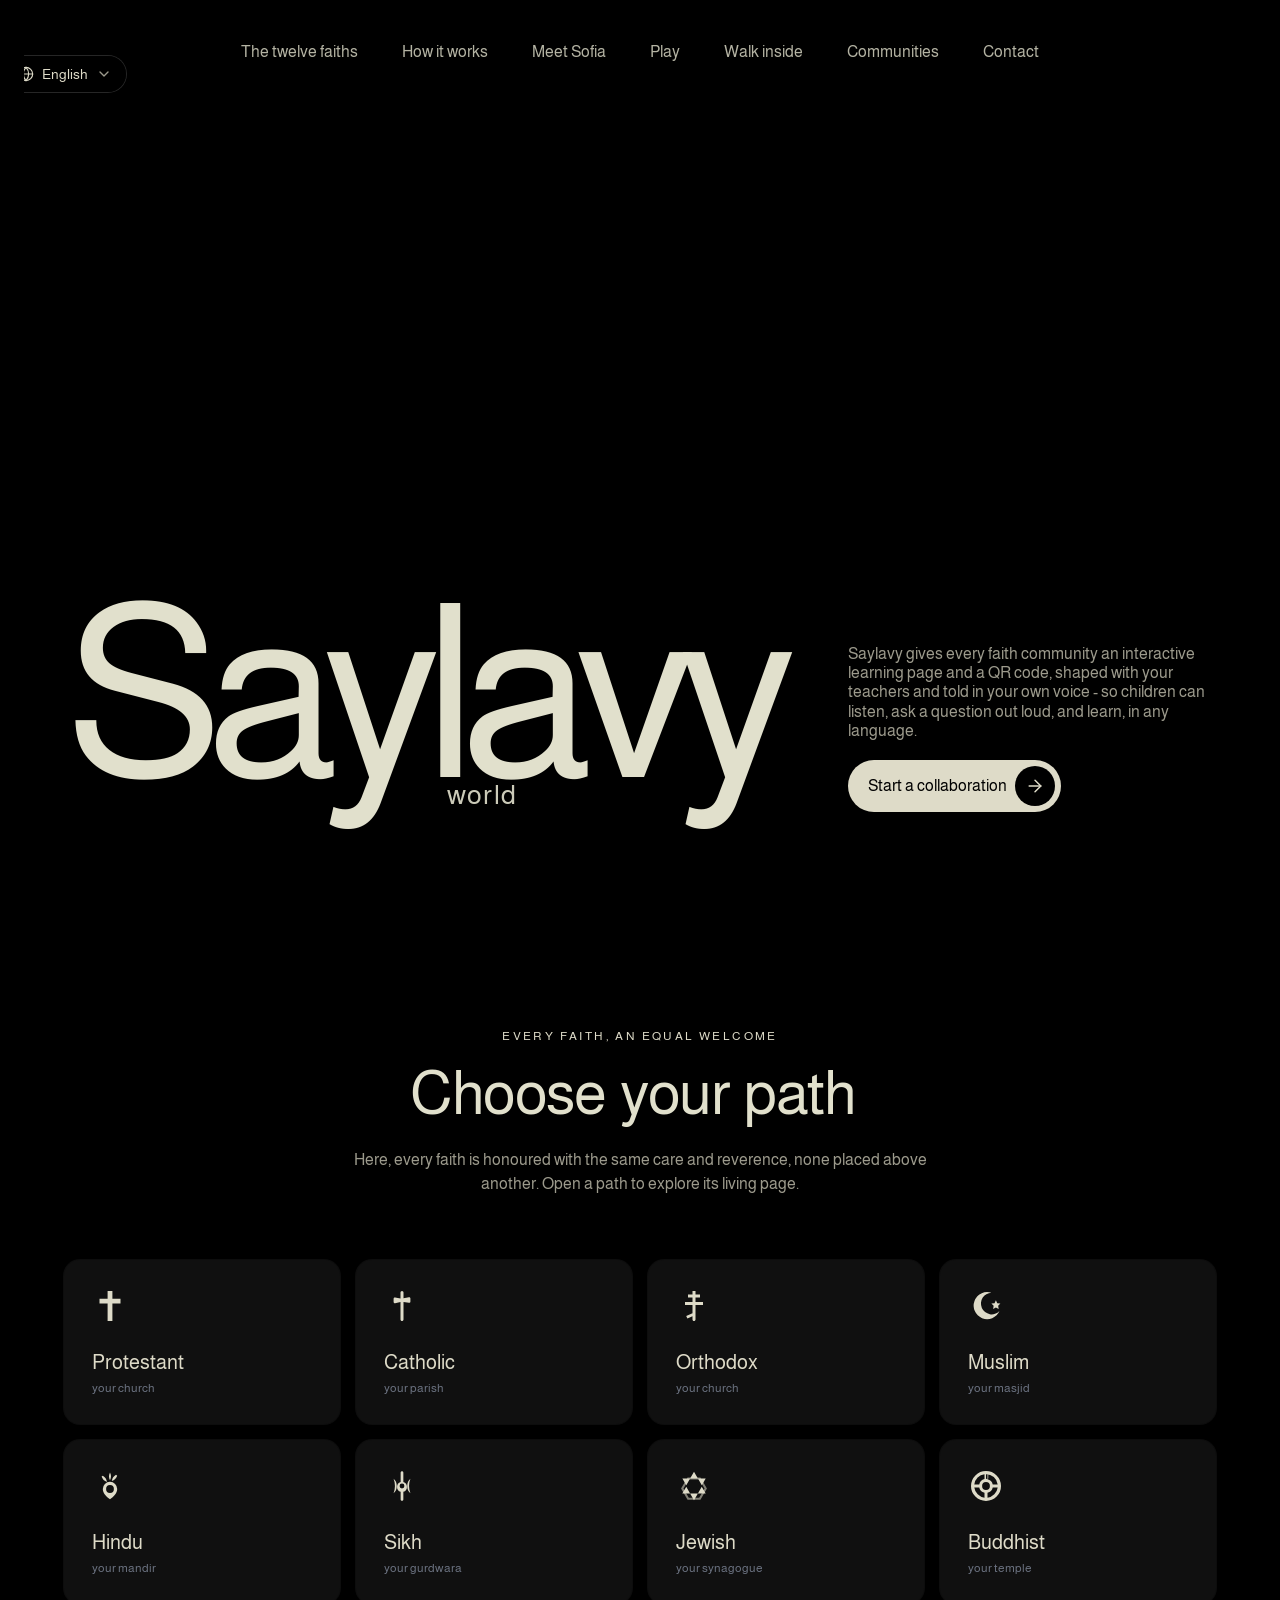
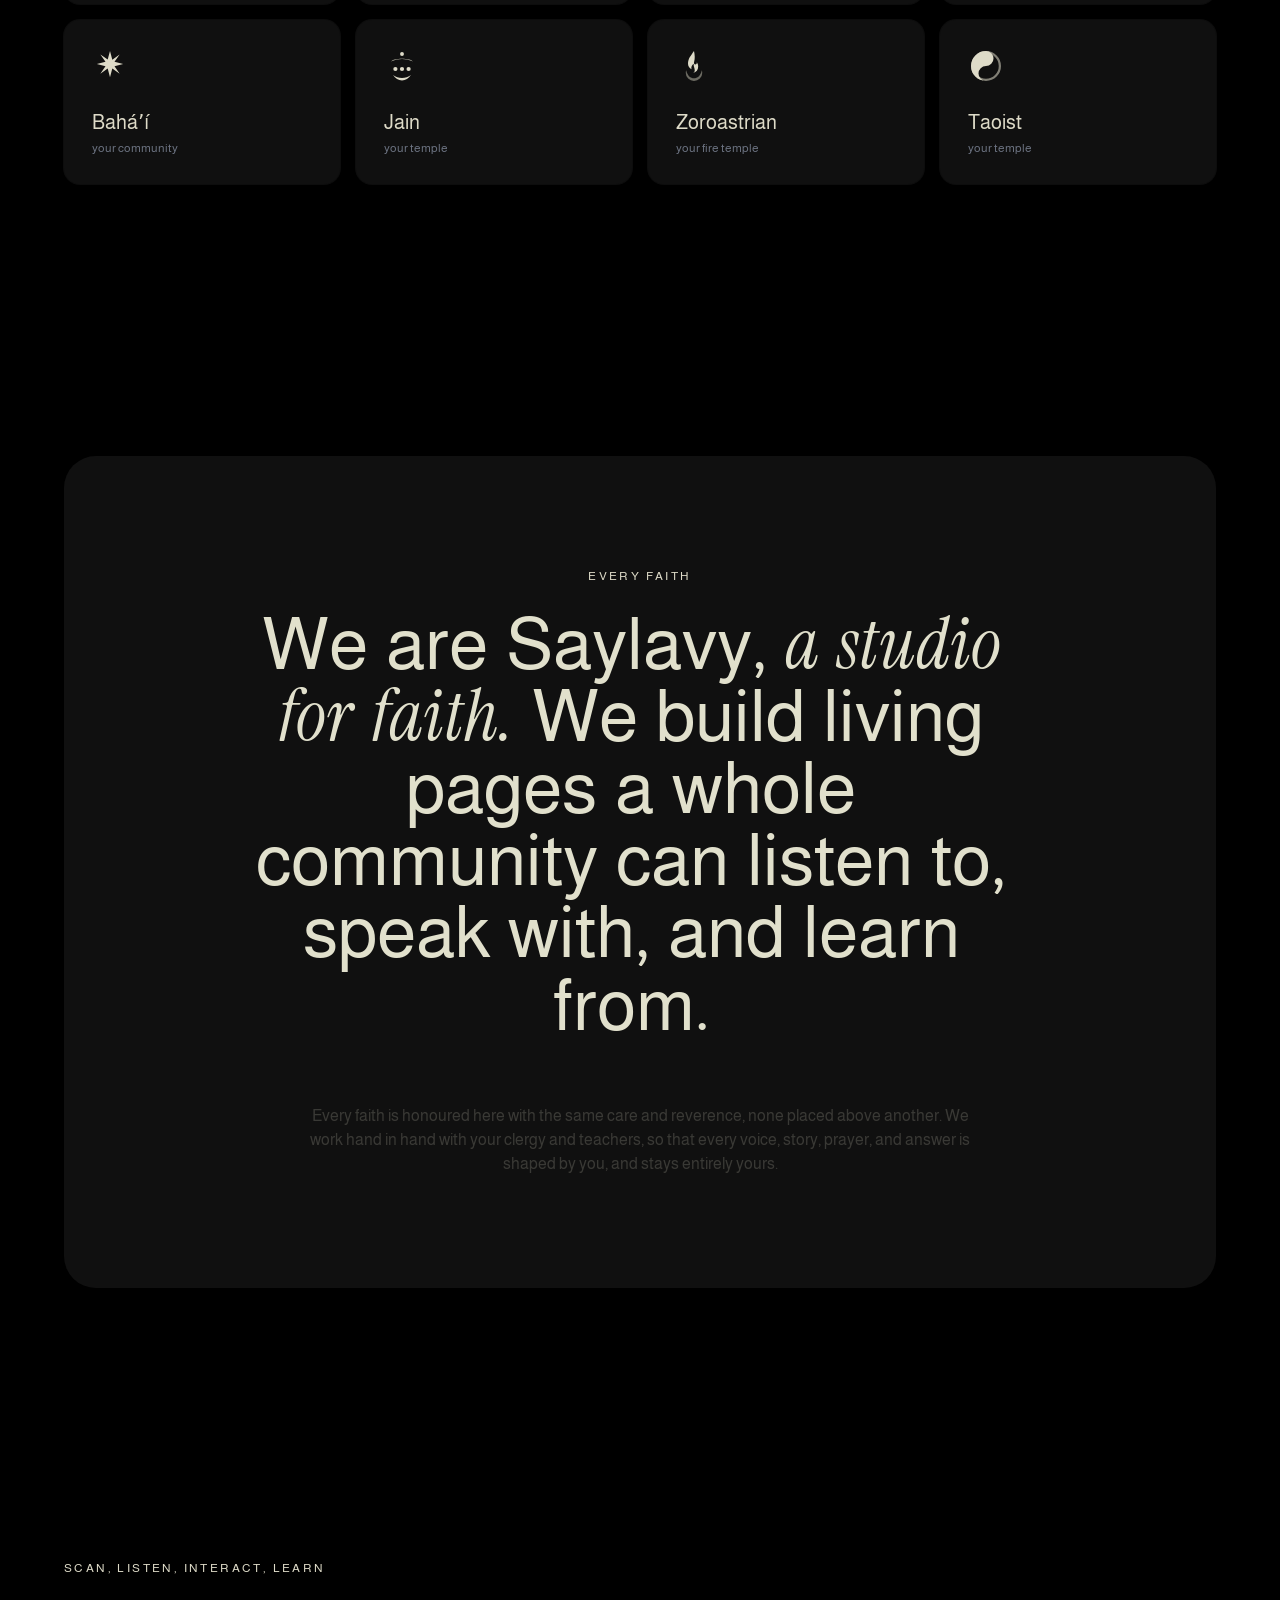
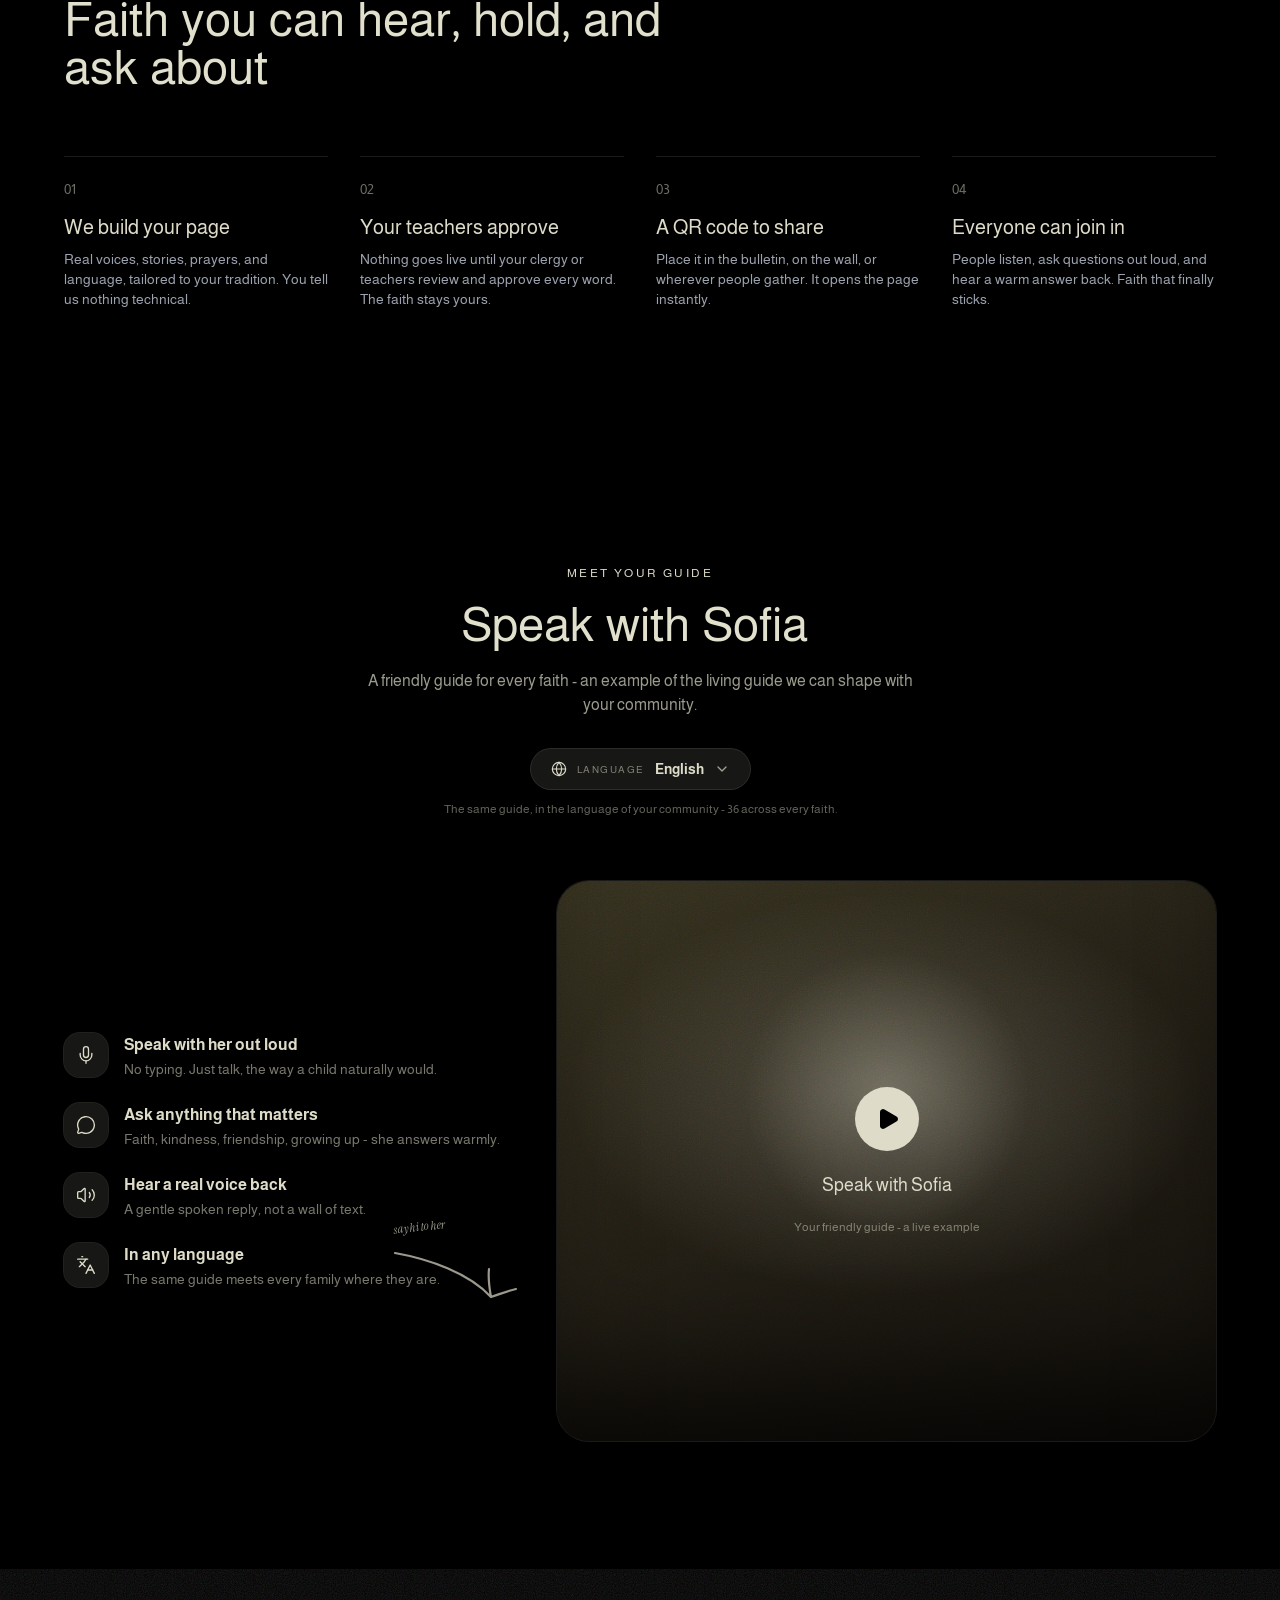
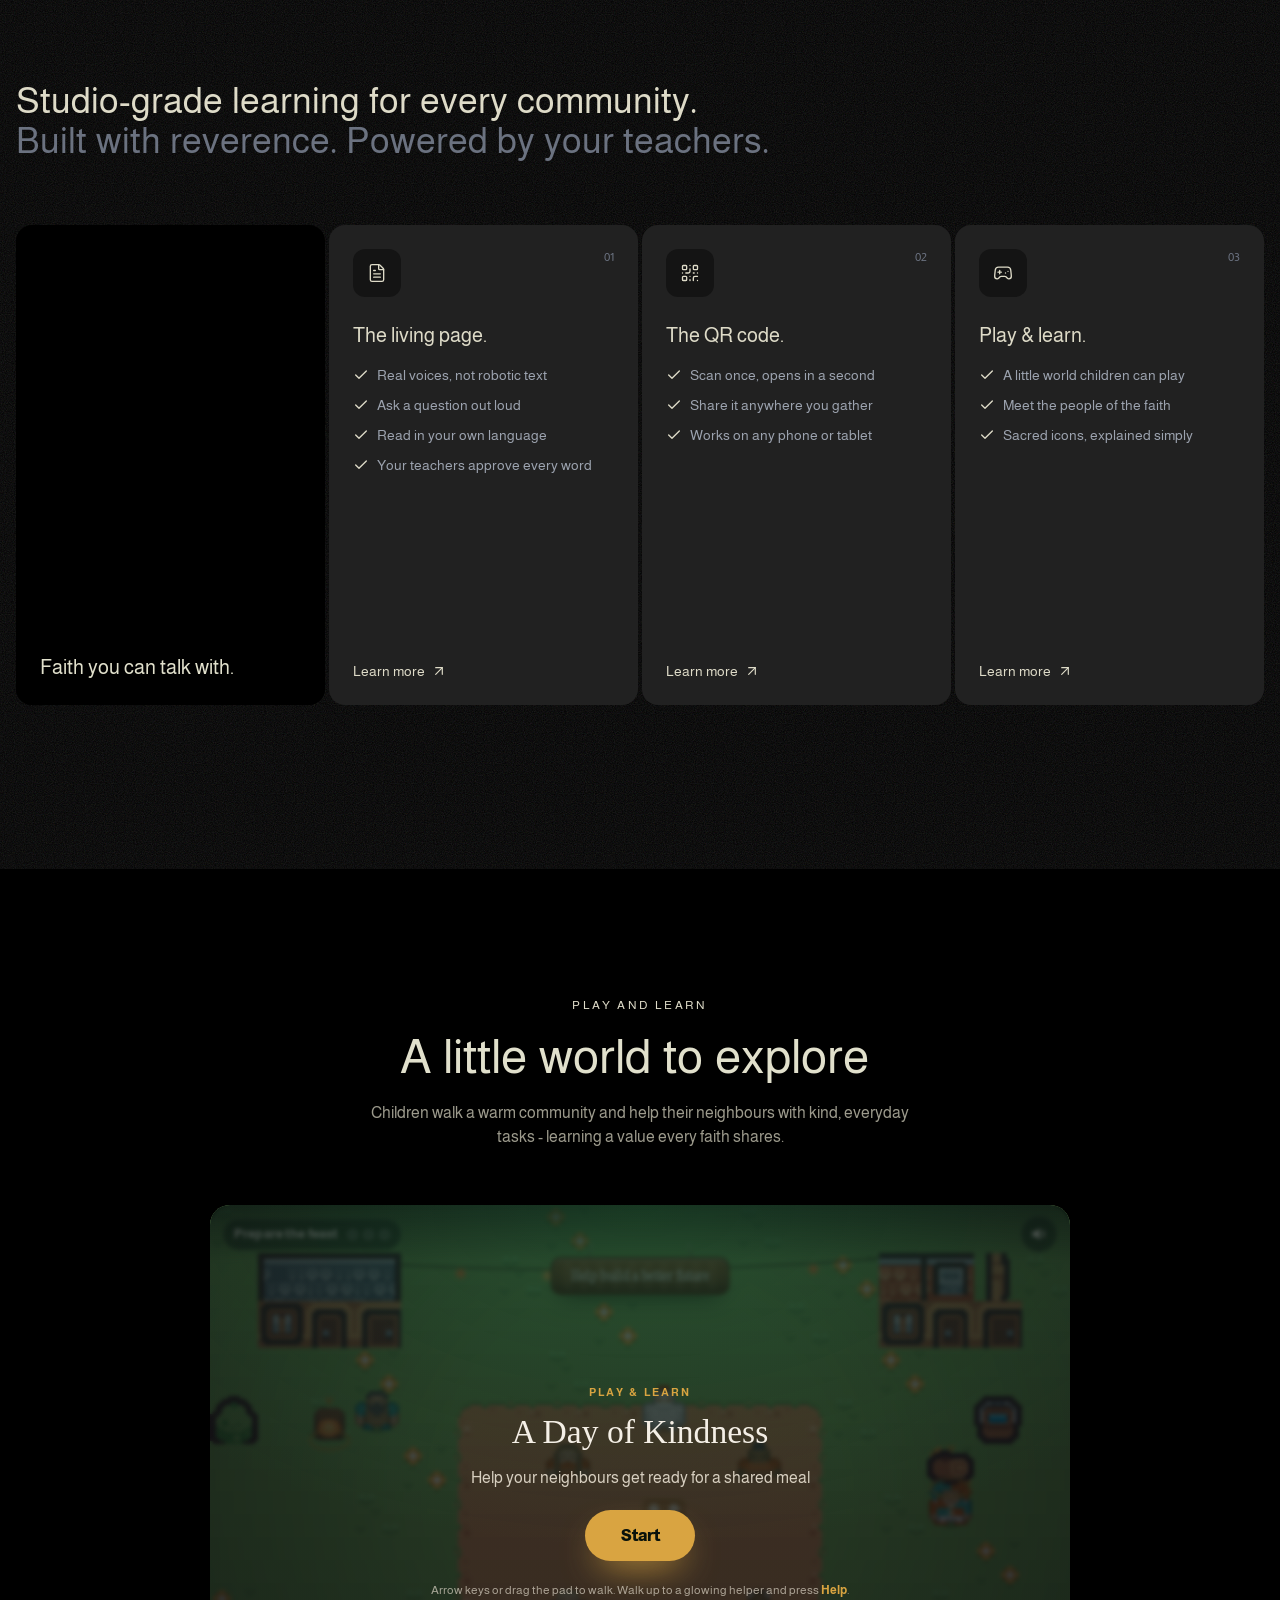
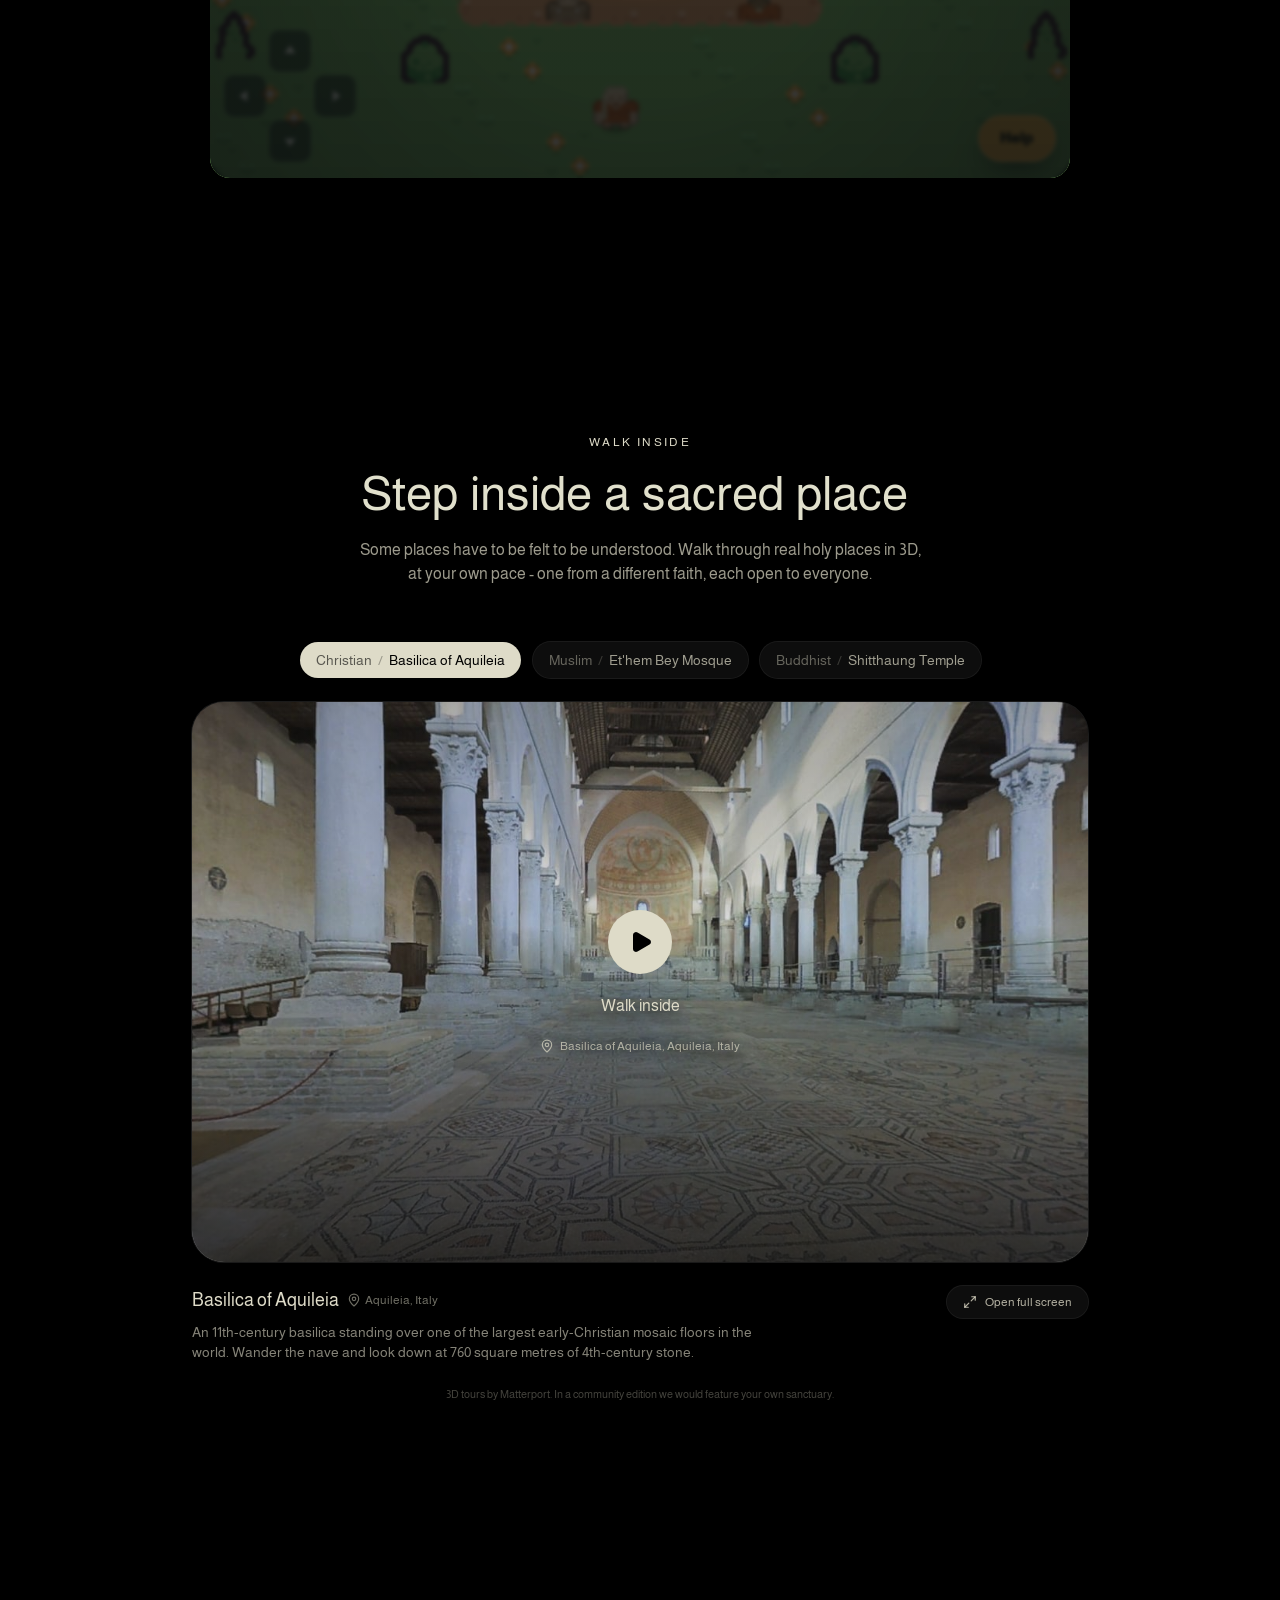
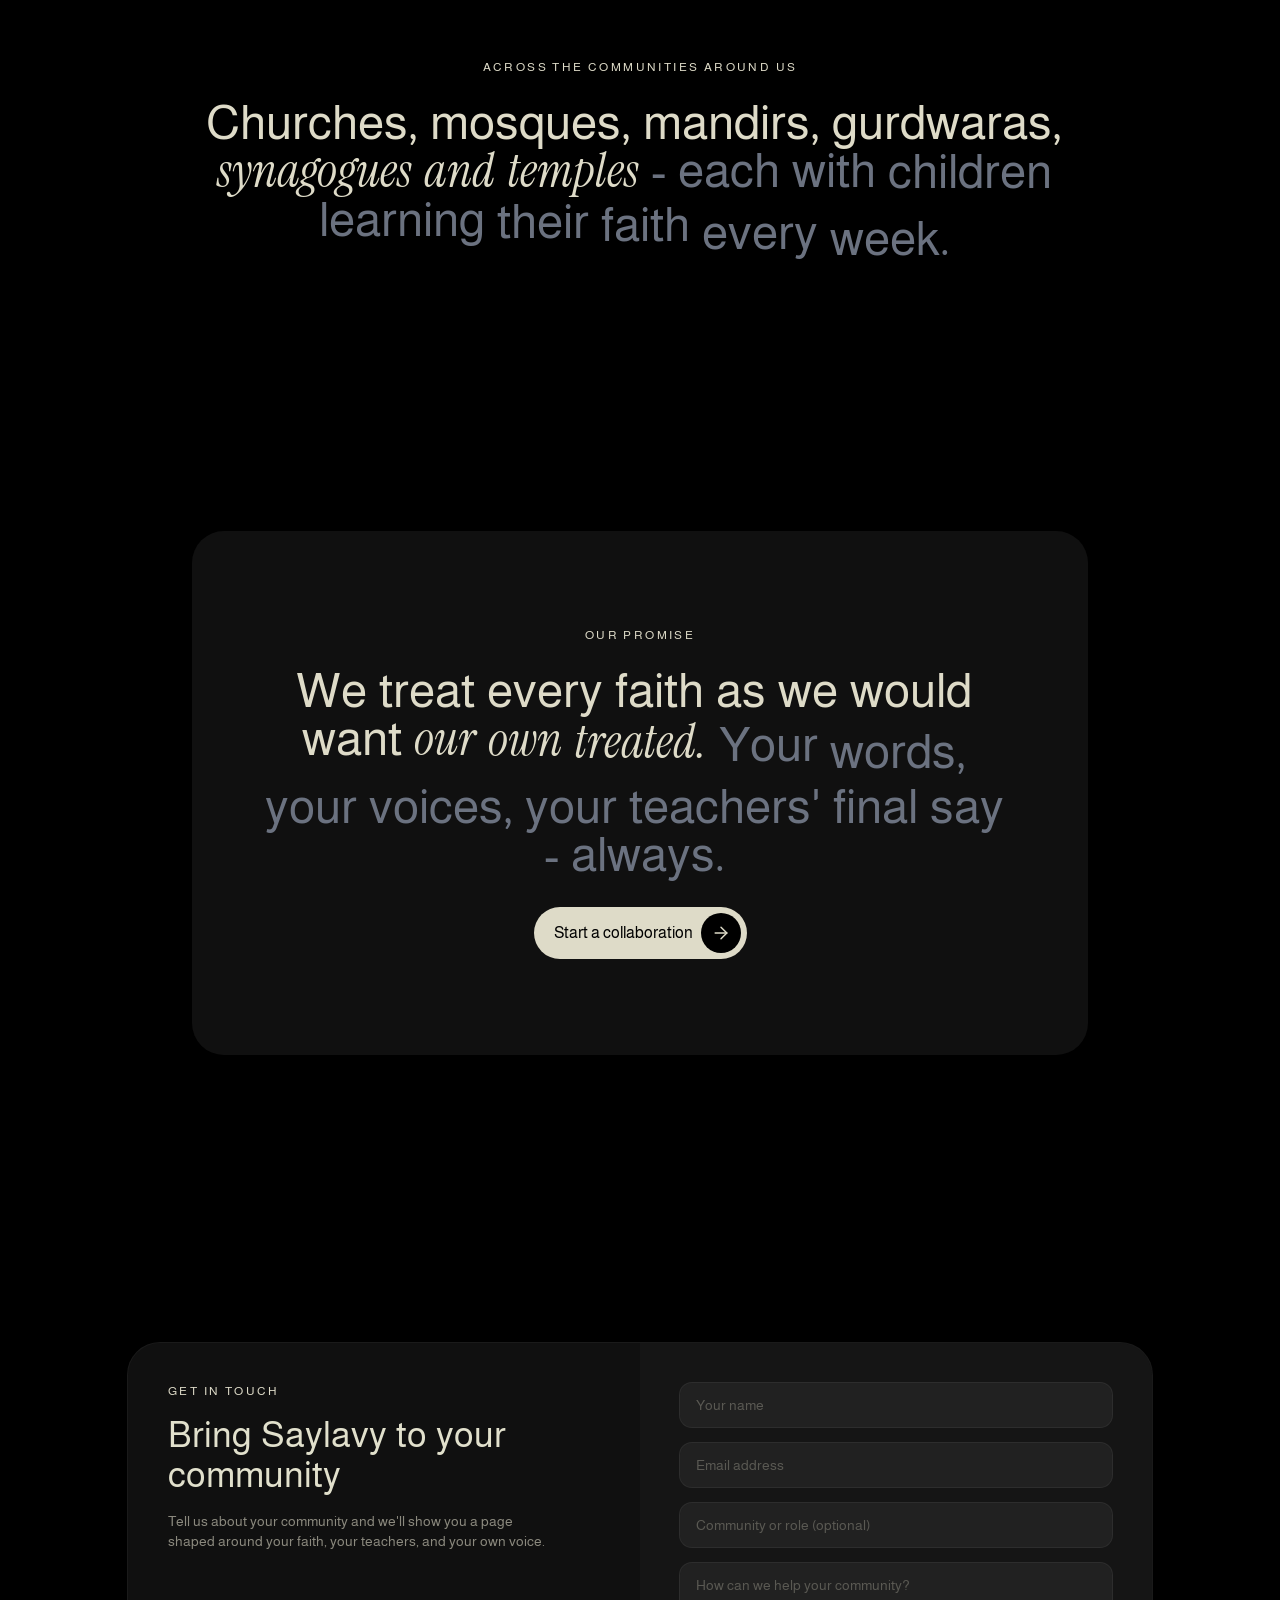
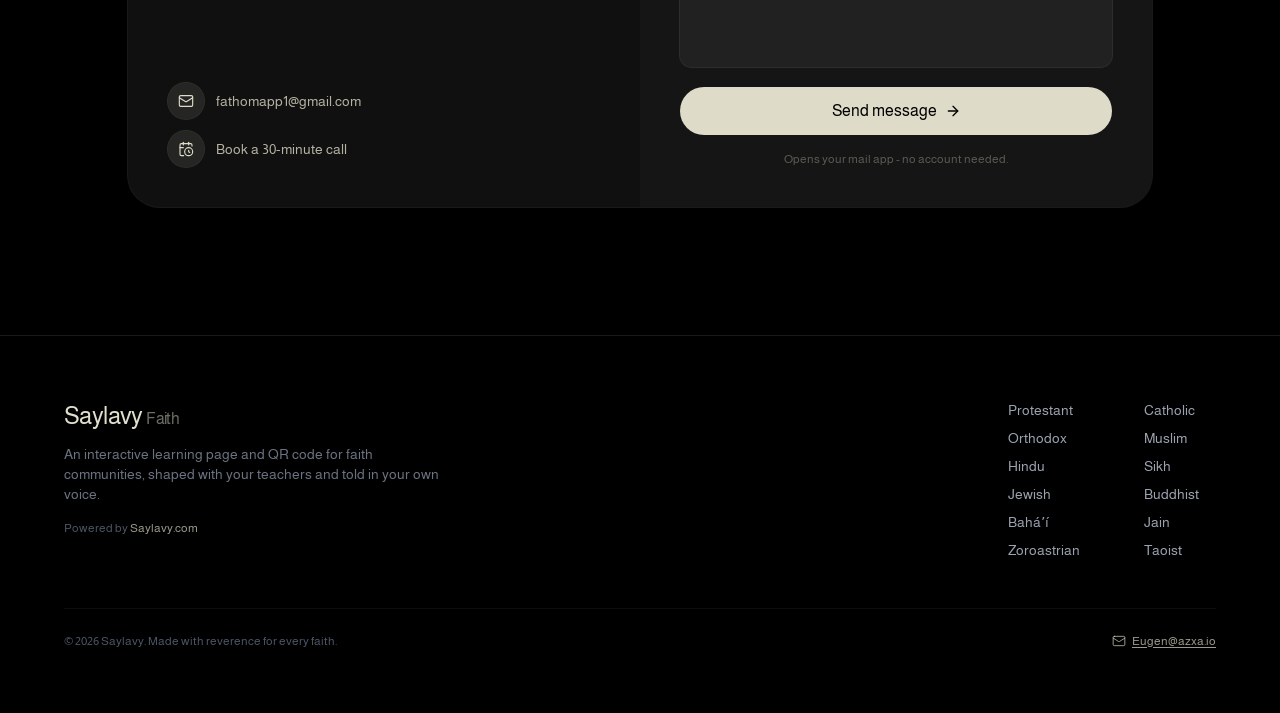
<file: index.html>
<!doctype html>
<html lang="en">
  <head>
    <meta charset="UTF-8" />
    <link rel="icon" type="image/svg+xml" href="./favicon.svg" />
    <meta name="viewport" content="width=device-width, initial-scale=1.0" />
    <title>Saylavy - an interactive learning page for every faith community</title>
    <link rel="preconnect" href="https://fonts.googleapis.com" />
    <link rel="preconnect" href="https://fonts.gstatic.com" crossorigin />
    <link
      href="https://fonts.googleapis.com/css2?family=Almarai:wght@300;400;700;800&family=Instrument+Serif:ital@1&display=swap"
      rel="stylesheet"
    />
    <script type="module" crossorigin src="./landing/index-CuOZiUBu.js"></script>
    <link rel="stylesheet" crossorigin href="./landing/index-BrTeaA_R.css">
  </head>
  <body>
    <div id="root"></div>
  </body>
</html>
</file>
<file: landing/index-BrTeaA_R.css>
*,:before,:after,::backdrop{--tw-border-spacing-x:0;--tw-border-spacing-y:0;--tw-translate-x:0;--tw-translate-y:0;--tw-rotate:0;--tw-skew-x:0;--tw-skew-y:0;--tw-scale-x:1;--tw-scale-y:1;--tw-pan-x: ;--tw-pan-y: ;--tw-pinch-zoom: ;--tw-scroll-snap-strictness:proximity;--tw-gradient-from-position: ;--tw-gradient-via-position: ;--tw-gradient-to-position: ;--tw-ordinal: ;--tw-slashed-zero: ;--tw-numeric-figure: ;--tw-numeric-spacing: ;--tw-numeric-fraction: ;--tw-ring-inset: ;--tw-ring-offset-width:0px;--tw-ring-offset-color:#fff;--tw-ring-color:#3b82f680;--tw-ring-offset-shadow:0 0 #0000;--tw-ring-shadow:0 0 #0000;--tw-shadow:0 0 #0000;--tw-shadow-colored:0 0 #0000;--tw-blur: ;--tw-brightness: ;--tw-contrast: ;--tw-grayscale: ;--tw-hue-rotate: ;--tw-invert: ;--tw-saturate: ;--tw-sepia: ;--tw-drop-shadow: ;--tw-backdrop-blur: ;--tw-backdrop-brightness: ;--tw-backdrop-contrast: ;--tw-backdrop-grayscale: ;--tw-backdrop-hue-rotate: ;--tw-backdrop-invert: ;--tw-backdrop-opacity: ;--tw-backdrop-saturate: ;--tw-backdrop-sepia: ;--tw-contain-size: ;--tw-contain-layout: ;--tw-contain-paint: ;--tw-contain-style: }*,:before,:after{box-sizing:border-box;border:0 solid #e5e7eb}:before,:after{--tw-content:""}html,:host{-webkit-text-size-adjust:100%;tab-size:4;font-feature-settings:normal;font-variation-settings:normal;-webkit-tap-highlight-color:transparent;font-family:ui-sans-serif,system-ui,sans-serif,Apple Color Emoji,Segoe UI Emoji,Segoe UI Symbol,Noto Color Emoji;line-height:1.5}body{line-height:inherit;margin:0}hr{height:0;color:inherit;border-top-width:1px}abbr:where([title]){-webkit-text-decoration:underline dotted;text-decoration:underline dotted}h1,h2,h3,h4,h5,h6{font-size:inherit;font-weight:inherit}a{color:inherit;-webkit-text-decoration:inherit;text-decoration:inherit}b,strong{font-weight:bolder}code,kbd,samp,pre{font-feature-settings:normal;font-variation-settings:normal;font-family:ui-monospace,SFMono-Regular,Menlo,Monaco,Consolas,Liberation Mono,Courier New,monospace;font-size:1em}small{font-size:80%}sub,sup{vertical-align:baseline;font-size:75%;line-height:0;position:relative}sub{bottom:-.25em}sup{top:-.5em}table{text-indent:0;border-color:inherit;border-collapse:collapse}button,input,optgroup,select,textarea{font-feature-settings:inherit;font-variation-settings:inherit;font-family:inherit;font-size:100%;font-weight:inherit;line-height:inherit;letter-spacing:inherit;color:inherit;margin:0;padding:0}button,select{text-transform:none}button,input:where([type=button]),input:where([type=reset]),input:where([type=submit]){-webkit-appearance:button;background-color:#0000;background-image:none}:-moz-focusring{outline:auto}:-moz-ui-invalid{box-shadow:none}progress{vertical-align:baseline}::-webkit-inner-spin-button{height:auto}::-webkit-outer-spin-button{height:auto}[type=search]{-webkit-appearance:textfield;outline-offset:-2px}::-webkit-search-decoration{-webkit-appearance:none}::-webkit-file-upload-button{-webkit-appearance:button;font:inherit}summary{display:list-item}blockquote,dl,dd,h1,h2,h3,h4,h5,h6,hr,figure,p,pre{margin:0}fieldset{margin:0;padding:0}legend{padding:0}ol,ul,menu{margin:0;padding:0;list-style:none}dialog{padding:0}textarea{resize:vertical}input::-moz-placeholder{opacity:1;color:#9ca3af}textarea::-moz-placeholder{opacity:1;color:#9ca3af}input::placeholder,textarea::placeholder{opacity:1;color:#9ca3af}button,[role=button]{cursor:pointer}:disabled{cursor:default}img,svg,video,canvas,audio,iframe,embed,object{vertical-align:middle;display:block}img,video{max-width:100%;height:auto}[hidden]:where(:not([hidden=until-found])){display:none}.pointer-events-none{pointer-events:none}.visible{visibility:visible}.static{position:static}.fixed{position:fixed}.absolute{position:absolute}.relative{position:relative}.inset-0{inset:0}.-right-6{right:-1.5rem}.-right-\[0\.3em\]{right:-.3em}.-top-5{top:-1.25rem}.bottom-0{bottom:0}.bottom-\[-2\.5rem\]{bottom:-2.5rem}.left-0{left:0}.left-1{left:.25rem}.left-1\/2{left:50%}.right-0{right:0}.right-4{right:1rem}.top-0{top:0}.top-4{top:1rem}.top-5{top:1.25rem}.top-\[0\.65em\]{top:.65em}.top-\[38\%\]{top:38%}.top-full{top:100%}.z-20{z-index:20}.z-30{z-index:30}.z-40{z-index:40}.z-50{z-index:50}.z-\[60\]{z-index:60}.mx-1\.5{margin-left:.375rem;margin-right:.375rem}.mx-auto{margin-left:auto;margin-right:auto}.mb-10{margin-bottom:2.5rem}.mb-12{margin-bottom:3rem}.mb-2{margin-bottom:.5rem}.mb-3{margin-bottom:.75rem}.mb-4{margin-bottom:1rem}.mb-5{margin-bottom:1.25rem}.mb-6{margin-bottom:1.5rem}.mb-8{margin-bottom:2rem}.ml-0\.5{margin-left:.125rem}.mt-0\.5{margin-top:.125rem}.mt-1{margin-top:.25rem}.mt-12{margin-top:3rem}.mt-2{margin-top:.5rem}.mt-3{margin-top:.75rem}.mt-4{margin-top:1rem}.mt-5{margin-top:1.25rem}.mt-6{margin-top:1.5rem}.block{display:block}.inline-block{display:inline-block}.\!inline{display:inline!important}.flex{display:flex}.inline-flex{display:inline-flex}.grid{display:grid}.hidden{display:none}.h-10{height:2.5rem}.h-11{height:2.75rem}.h-14{height:3.5rem}.h-16{height:4rem}.h-3\.5{height:.875rem}.h-4{height:1rem}.h-5{height:1.25rem}.h-6{height:1.5rem}.h-7{height:1.75rem}.h-72{height:18rem}.h-8{height:2rem}.h-9{height:2.25rem}.h-\[18px\]{height:18px}.h-\[440px\]{height:440px}.h-\[460px\]{height:460px}.h-full{height:100%}.h-screen{height:100vh}.max-h-\[22rem\]{max-height:22rem}.max-h-\[min\(70vh\,22rem\)\]{max-height:min(70vh,22rem)}.min-h-\[300px\]{min-height:300px}.min-h-screen{min-height:100vh}.w-10{width:2.5rem}.w-11{width:2.75rem}.w-14{width:3.5rem}.w-16{width:4rem}.w-3\.5{width:.875rem}.w-4{width:1rem}.w-40{width:10rem}.w-5{width:1.25rem}.w-6{width:1.5rem}.w-7{width:1.75rem}.w-72{width:18rem}.w-8{width:2rem}.w-9{width:2.25rem}.w-\[18px\]{width:18px}.w-\[78vw\]{width:78vw}.w-\[min\(88vw\,40rem\)\]{width:min(88vw,40rem)}.w-\[min\(92vw\,44rem\)\]{width:min(92vw,44rem)}.w-fit{width:fit-content}.w-full{width:100%}.min-w-0{min-width:0}.max-w-2xl{max-width:42rem}.max-w-3xl{max-width:48rem}.max-w-4xl{max-width:56rem}.max-w-5xl{max-width:64rem}.max-w-6xl{max-width:72rem}.max-w-7xl{max-width:80rem}.max-w-\[8rem\]{max-width:8rem}.max-w-md{max-width:28rem}.max-w-sm{max-width:24rem}.max-w-xl{max-width:36rem}.max-w-xs{max-width:20rem}.flex-1{flex:1}.flex-none{flex:none}.shrink-0{flex-shrink:0}.-translate-x-1\/2{--tw-translate-x:-50%;transform:translate(var(--tw-translate-x), var(--tw-translate-y)) rotate(var(--tw-rotate)) skewX(var(--tw-skew-x)) skewY(var(--tw-skew-y)) scaleX(var(--tw-scale-x)) scaleY(var(--tw-scale-y))}.-translate-y-1\/2{--tw-translate-y:-50%;transform:translate(var(--tw-translate-x), var(--tw-translate-y)) rotate(var(--tw-rotate)) skewX(var(--tw-skew-x)) skewY(var(--tw-skew-y)) scaleX(var(--tw-scale-x)) scaleY(var(--tw-scale-y))}.-rotate-45{--tw-rotate:-45deg;transform:translate(var(--tw-translate-x), var(--tw-translate-y)) rotate(var(--tw-rotate)) skewX(var(--tw-skew-x)) skewY(var(--tw-skew-y)) scaleX(var(--tw-scale-x)) scaleY(var(--tw-scale-y))}.-rotate-6{--tw-rotate:-6deg;transform:translate(var(--tw-translate-x), var(--tw-translate-y)) rotate(var(--tw-rotate)) skewX(var(--tw-skew-x)) skewY(var(--tw-skew-y)) scaleX(var(--tw-scale-x)) scaleY(var(--tw-scale-y))}.rotate-180{--tw-rotate:180deg;transform:translate(var(--tw-translate-x), var(--tw-translate-y)) rotate(var(--tw-rotate)) skewX(var(--tw-skew-x)) skewY(var(--tw-skew-y)) scaleX(var(--tw-scale-x)) scaleY(var(--tw-scale-y))}.transform{transform:translate(var(--tw-translate-x), var(--tw-translate-y)) rotate(var(--tw-rotate)) skewX(var(--tw-skew-x)) skewY(var(--tw-skew-y)) scaleX(var(--tw-scale-x)) scaleY(var(--tw-scale-y))}.resize-none{resize:none}.grid-cols-1{grid-template-columns:repeat(1,minmax(0,1fr))}.grid-cols-2{grid-template-columns:repeat(2,minmax(0,1fr))}.flex-col{flex-direction:column}.flex-wrap{flex-wrap:wrap}.items-start{align-items:flex-start}.items-end{align-items:flex-end}.items-center{align-items:center}.\!justify-start{justify-content:flex-start!important}.justify-center{justify-content:center}.justify-between{justify-content:space-between}.gap-1{gap:.25rem}.gap-1\.5{gap:.375rem}.gap-10{gap:2.5rem}.gap-2{gap:.5rem}.gap-2\.5{gap:.625rem}.gap-3{gap:.75rem}.gap-4{gap:1rem}.gap-5{gap:1.25rem}.gap-6{gap:1.5rem}.gap-x-10{-moz-column-gap:2.5rem;column-gap:2.5rem}.gap-x-8{-moz-column-gap:2rem;column-gap:2rem}.gap-y-10{row-gap:2.5rem}.gap-y-2{row-gap:.5rem}.space-y-2\.5>:not([hidden])~:not([hidden]){--tw-space-y-reverse:0;margin-top:calc(.625rem * calc(1 - var(--tw-space-y-reverse)));margin-bottom:calc(.625rem * var(--tw-space-y-reverse))}.self-start{align-self:flex-start}.overflow-hidden{overflow:hidden}.overflow-y-auto{overflow-y:auto}.truncate{text-overflow:ellipsis;white-space:nowrap;overflow:hidden}.whitespace-nowrap{white-space:nowrap}.rounded{border-radius:.25rem}.rounded-2xl{border-radius:1rem}.rounded-3xl{border-radius:1.5rem}.rounded-\[2rem\]{border-radius:2rem}.rounded-full{border-radius:9999px}.rounded-xl{border-radius:.75rem}.rounded-b-2xl{border-bottom-right-radius:1rem;border-bottom-left-radius:1rem}.rounded-b-3xl{border-bottom-right-radius:1.5rem;border-bottom-left-radius:1.5rem}.border{border-width:1px}.border-t{border-top-width:1px}.border-white\/10{border-color:#ffffff1a}.border-white\/5{border-color:#ffffff0d}.bg-\[\#0d0d0f\]{--tw-bg-opacity:1;background-color:rgb(13 13 15/var(--tw-bg-opacity,1))}.bg-\[\#0e0e10\]{--tw-bg-opacity:1;background-color:rgb(14 14 16/var(--tw-bg-opacity,1))}.bg-\[\#101010\]{--tw-bg-opacity:1;background-color:rgb(16 16 16/var(--tw-bg-opacity,1))}.bg-\[\#212121\]{--tw-bg-opacity:1;background-color:rgb(33 33 33/var(--tw-bg-opacity,1))}.bg-black{--tw-bg-opacity:1;background-color:rgb(0 0 0/var(--tw-bg-opacity,1))}.bg-black\/10{background-color:#0000001a}.bg-black\/40{background-color:#0006}.bg-black\/75{background-color:#000000bf}.bg-black\/80{background-color:#000c}.bg-primary{--tw-bg-opacity:1;background-color:rgb(222 219 200/var(--tw-bg-opacity,1))}.bg-primary\/10{background-color:#dedbc81a}.bg-primary\/15{background-color:#dedbc826}.bg-white\/5{background-color:#ffffff0d}.bg-white\/\[0\.02\]{background-color:#ffffff05}.bg-gradient-to-b{background-image:linear-gradient(to bottom, var(--tw-gradient-stops))}.bg-gradient-to-t{background-image:linear-gradient(to top, var(--tw-gradient-stops))}.from-black\/30{--tw-gradient-from:#0000004d var(--tw-gradient-from-position);--tw-gradient-to:#0000 var(--tw-gradient-to-position);--tw-gradient-stops:var(--tw-gradient-from), var(--tw-gradient-to)}.from-black\/70{--tw-gradient-from:#000000b3 var(--tw-gradient-from-position);--tw-gradient-to:#0000 var(--tw-gradient-to-position);--tw-gradient-stops:var(--tw-gradient-from), var(--tw-gradient-to)}.via-transparent{--tw-gradient-to:#0000 var(--tw-gradient-to-position);--tw-gradient-stops:var(--tw-gradient-from), transparent var(--tw-gradient-via-position), var(--tw-gradient-to)}.to-black\/60{--tw-gradient-to:#0009 var(--tw-gradient-to-position)}.to-transparent{--tw-gradient-to:transparent var(--tw-gradient-to-position)}.object-cover{-o-object-fit:cover;object-fit:cover}.p-4{padding:1rem}.p-5{padding:1.25rem}.p-6{padding:1.5rem}.p-8{padding:2rem}.px-1{padding-left:.25rem;padding-right:.25rem}.px-3\.5{padding-left:.875rem;padding-right:.875rem}.px-4{padding-left:1rem;padding-right:1rem}.px-5{padding-left:1.25rem;padding-right:1.25rem}.px-6{padding-left:1.5rem;padding-right:1.5rem}.px-8{padding-left:2rem;padding-right:2rem}.py-1\.5{padding-top:.375rem;padding-bottom:.375rem}.py-10{padding-top:2.5rem;padding-bottom:2.5rem}.py-14{padding-top:3.5rem;padding-bottom:3.5rem}.py-16{padding-top:4rem;padding-bottom:4rem}.py-2{padding-top:.5rem;padding-bottom:.5rem}.py-2\.5{padding-top:.625rem;padding-bottom:.625rem}.py-20{padding-top:5rem;padding-bottom:5rem}.py-24{padding-top:6rem;padding-bottom:6rem}.py-3{padding-top:.75rem;padding-bottom:.75rem}.py-4{padding-top:1rem;padding-bottom:1rem}.pb-\[0\.16em\]{padding-bottom:.16em}.pl-5{padding-left:1.25rem}.pr-1\.5{padding-right:.375rem}.pt-5{padding-top:1.25rem}.pt-6{padding-top:1.5rem}.text-left{text-align:left}.text-center{text-align:center}.font-serif{font-family:Instrument Serif,serif}.text-2xl{font-size:1.5rem;line-height:2rem}.text-3xl{font-size:1.875rem;line-height:2.25rem}.text-4xl{font-size:2.25rem;line-height:2.5rem}.text-\[0\.12em\]{font-size:.12em}.text-\[0\.31em\]{font-size:.31em}.text-\[10px\]{font-size:10px}.text-\[11px\]{font-size:11px}.text-\[26vw\]{font-size:26vw}.text-base{font-size:1rem;line-height:1.5rem}.text-lg{font-size:1.125rem;line-height:1.75rem}.text-sm{font-size:.875rem;line-height:1.25rem}.text-xl{font-size:1.25rem;line-height:1.75rem}.text-xs{font-size:.75rem;line-height:1rem}.font-medium{font-weight:500}.font-normal{font-weight:400}.font-semibold{font-weight:600}.uppercase{text-transform:uppercase}.italic{font-style:italic}.leading-\[0\.85\]{line-height:.85}.leading-\[0\.95\]{line-height:.95}.leading-\[1\.15\]{line-height:1.15}.leading-\[1\.1\]{line-height:1.1}.leading-\[1\]{line-height:1}.leading-relaxed{line-height:1.625}.tracking-\[-0\.01em\]{letter-spacing:-.01em}.tracking-\[-0\.07em\]{letter-spacing:-.07em}.tracking-\[0\.15em\]{letter-spacing:.15em}.tracking-\[0\.18em\]{letter-spacing:.18em}.tracking-\[0\.2em\]{letter-spacing:.2em}.tracking-tight{letter-spacing:-.025em}.text-\[\#DEDBC8\]{--tw-text-opacity:1;color:rgb(222 219 200/var(--tw-text-opacity,1))}.text-black{--tw-text-opacity:1;color:rgb(0 0 0/var(--tw-text-opacity,1))}.text-black\/60{color:#0009}.text-gray-400{--tw-text-opacity:1;color:rgb(156 163 175/var(--tw-text-opacity,1))}.text-gray-500{--tw-text-opacity:1;color:rgb(107 114 128/var(--tw-text-opacity,1))}.text-gray-600{--tw-text-opacity:1;color:rgb(75 85 99/var(--tw-text-opacity,1))}.text-primary{--tw-text-opacity:1;color:rgb(222 219 200/var(--tw-text-opacity,1))}.text-primary\/30{color:#dedbc84d}.text-primary\/35{color:#dedbc859}.text-primary\/40{color:#dedbc866}.text-primary\/45{color:#dedbc873}.text-primary\/50{color:#dedbc880}.text-primary\/55{color:#dedbc88c}.text-primary\/60{color:#dedbc899}.text-primary\/70{color:#dedbc8b3}.text-primary\/80{color:#dedbc8cc}.underline{text-decoration-line:underline}.underline-offset-2{text-underline-offset:2px}.placeholder-primary\/30::placeholder{color:#dedbc84d}.opacity-30{opacity:.3}.opacity-40{opacity:.4}.opacity-60{opacity:.6}.opacity-90{opacity:.9}.opacity-\[0\.15\]{opacity:.15}.opacity-\[0\.7\]{opacity:.7}.mix-blend-overlay{mix-blend-mode:overlay}.shadow-2xl{--tw-shadow:0 25px 50px -12px #00000040;--tw-shadow-colored:0 25px 50px -12px var(--tw-shadow-color);box-shadow:var(--tw-ring-offset-shadow,0 0 #0000), var(--tw-ring-shadow,0 0 #0000), var(--tw-shadow)}.outline-none{outline-offset:2px;outline:2px solid #0000}.ring-1{--tw-ring-offset-shadow:var(--tw-ring-inset) 0 0 0 var(--tw-ring-offset-width) var(--tw-ring-offset-color);--tw-ring-shadow:var(--tw-ring-inset) 0 0 0 calc(1px + var(--tw-ring-offset-width)) var(--tw-ring-color);box-shadow:var(--tw-ring-offset-shadow), var(--tw-ring-shadow), var(--tw-shadow,0 0 #0000)}.ring-primary\/15{--tw-ring-color:#dedbc826}.ring-primary\/20{--tw-ring-color:#dedbc833}.ring-white\/10{--tw-ring-color:#ffffff1a}.ring-white\/15{--tw-ring-color:#ffffff26}.ring-white\/5{--tw-ring-color:#ffffff0d}.blur{--tw-blur:blur(8px);filter:var(--tw-blur) var(--tw-brightness) var(--tw-contrast) var(--tw-grayscale) var(--tw-hue-rotate) var(--tw-invert) var(--tw-saturate) var(--tw-sepia) var(--tw-drop-shadow)}.filter{filter:var(--tw-blur) var(--tw-brightness) var(--tw-contrast) var(--tw-grayscale) var(--tw-hue-rotate) var(--tw-invert) var(--tw-saturate) var(--tw-sepia) var(--tw-drop-shadow)}.backdrop-blur{--tw-backdrop-blur:blur(8px);-webkit-backdrop-filter:var(--tw-backdrop-blur) var(--tw-backdrop-brightness) var(--tw-backdrop-contrast) var(--tw-backdrop-grayscale) var(--tw-backdrop-hue-rotate) var(--tw-backdrop-invert) var(--tw-backdrop-opacity) var(--tw-backdrop-saturate) var(--tw-backdrop-sepia);backdrop-filter:var(--tw-backdrop-blur) var(--tw-backdrop-brightness) var(--tw-backdrop-contrast) var(--tw-backdrop-grayscale) var(--tw-backdrop-hue-rotate) var(--tw-backdrop-invert) var(--tw-backdrop-opacity) var(--tw-backdrop-saturate) var(--tw-backdrop-sepia)}.backdrop-blur-sm{--tw-backdrop-blur:blur(4px);-webkit-backdrop-filter:var(--tw-backdrop-blur) var(--tw-backdrop-brightness) var(--tw-backdrop-contrast) var(--tw-backdrop-grayscale) var(--tw-backdrop-hue-rotate) var(--tw-backdrop-invert) var(--tw-backdrop-opacity) var(--tw-backdrop-saturate) var(--tw-backdrop-sepia);backdrop-filter:var(--tw-backdrop-blur) var(--tw-backdrop-brightness) var(--tw-backdrop-contrast) var(--tw-backdrop-grayscale) var(--tw-backdrop-hue-rotate) var(--tw-backdrop-invert) var(--tw-backdrop-opacity) var(--tw-backdrop-saturate) var(--tw-backdrop-sepia)}.transition{transition-property:color,background-color,border-color,text-decoration-color,fill,stroke,opacity,box-shadow,transform,filter,-webkit-backdrop-filter,backdrop-filter;transition-duration:.15s;transition-timing-function:cubic-bezier(.4,0,.2,1)}.transition-all{transition-property:all;transition-duration:.15s;transition-timing-function:cubic-bezier(.4,0,.2,1)}.transition-colors{transition-property:color,background-color,border-color,text-decoration-color,fill,stroke;transition-duration:.15s;transition-timing-function:cubic-bezier(.4,0,.2,1)}.transition-transform{transition-property:transform;transition-duration:.15s;transition-timing-function:cubic-bezier(.4,0,.2,1)}.duration-700{transition-duration:.7s}*{font-family:Almarai,-apple-system,BlinkMacSystemFont,Segoe UI,Roboto,Oxygen,Ubuntu,Cantarell,sans-serif}html{scroll-behavior:smooth}html,body,#root{color:#e1e0cc;background:#000;margin:0}.noise-overlay{background-image:url("data:image/svg+xml,%3Csvg xmlns='http://www.w3.org/2000/svg' width='300' height='300'%3E%3Cfilter id='n'%3E%3CfeTurbulence type='fractalNoise' baseFrequency='0.85' numOctaves='3' stitchTiles='stitch'/%3E%3C/filter%3E%3Crect width='100%25' height='100%25' filter='url(%23n)'/%3E%3C/svg%3E");background-size:300px 300px}.bg-noise{background-image:url("data:image/svg+xml,%3Csvg xmlns='http://www.w3.org/2000/svg' width='300' height='300'%3E%3Cfilter id='n2'%3E%3CfeTurbulence type='fractalNoise' baseFrequency='0.9' numOctaves='4' stitchTiles='stitch'/%3E%3C/filter%3E%3Crect width='100%25' height='100%25' filter='url(%23n2)'/%3E%3C/svg%3E");background-size:300px 300px}#did-agent-frame-main>iframe,#did-agent-frame-main>div{border:0;width:100%!important;height:100%!important}.last\:mb-0:last-child{margin-bottom:0}.hover\:gap-3:hover{gap:.75rem}.hover\:bg-\[\#161616\]:hover{--tw-bg-opacity:1;background-color:rgb(22 22 22/var(--tw-bg-opacity,1))}.hover\:bg-black:hover{--tw-bg-opacity:1;background-color:rgb(0 0 0/var(--tw-bg-opacity,1))}.hover\:bg-primary\/15:hover{background-color:#dedbc826}.hover\:bg-white\/10:hover{background-color:#ffffff1a}.hover\:text-primary:hover{--tw-text-opacity:1;color:rgb(222 219 200/var(--tw-text-opacity,1))}.hover\:opacity-95:hover{opacity:.95}.hover\:ring-primary\/25:hover{--tw-ring-color:#dedbc840}.focus\:ring-primary\/40:focus{--tw-ring-color:#dedbc866}.group:hover .group-hover\:translate-x-0\.5{--tw-translate-x:.125rem;transform:translate(var(--tw-translate-x), var(--tw-translate-y)) rotate(var(--tw-rotate)) skewX(var(--tw-skew-x)) skewY(var(--tw-skew-y)) scaleX(var(--tw-scale-x)) scaleY(var(--tw-scale-y))}.group:hover .group-hover\:scale-105{--tw-scale-x:1.05;--tw-scale-y:1.05;transform:translate(var(--tw-translate-x), var(--tw-translate-y)) rotate(var(--tw-rotate)) skewX(var(--tw-skew-x)) skewY(var(--tw-skew-y)) scaleX(var(--tw-scale-x)) scaleY(var(--tw-scale-y))}.group:hover .group-hover\:scale-110{--tw-scale-x:1.1;--tw-scale-y:1.1;transform:translate(var(--tw-translate-x), var(--tw-translate-y)) rotate(var(--tw-rotate)) skewX(var(--tw-skew-x)) skewY(var(--tw-skew-y)) scaleX(var(--tw-scale-x)) scaleY(var(--tw-scale-y))}.group:hover .group-hover\:text-primary{--tw-text-opacity:1;color:rgb(222 219 200/var(--tw-text-opacity,1))}@media (width>=640px){.sm\:mt-16{margin-top:4rem}.sm\:h-10{height:2.5rem}.sm\:h-12{height:3rem}.sm\:h-5{height:1.25rem}.sm\:h-9{height:2.25rem}.sm\:h-\[520px\]{height:520px}.sm\:w-10{width:2.5rem}.sm\:w-12{width:3rem}.sm\:w-5{width:1.25rem}.sm\:w-9{width:2.25rem}.sm\:grid-cols-2{grid-template-columns:repeat(2,minmax(0,1fr))}.sm\:flex-row{flex-direction:row}.sm\:items-start{align-items:flex-start}.sm\:justify-between{justify-content:space-between}.sm\:gap-2{gap:.5rem}.sm\:gap-3{gap:.75rem}.sm\:gap-4{gap:1rem}.sm\:gap-6{gap:1.5rem}.sm\:gap-x-16{-moz-column-gap:4rem;column-gap:4rem}.sm\:p-10{padding:2.5rem}.sm\:p-6{padding:1.5rem}.sm\:p-7{padding:1.75rem}.sm\:p-8{padding:2rem}.sm\:px-10{padding-left:2.5rem;padding-right:2.5rem}.sm\:py-16{padding-top:4rem;padding-bottom:4rem}.sm\:py-20{padding-top:5rem;padding-bottom:5rem}.sm\:py-24{padding-top:6rem;padding-bottom:6rem}.sm\:py-28{padding-top:7rem;padding-bottom:7rem}.sm\:py-32{padding-top:8rem;padding-bottom:8rem}.sm\:text-2xl{font-size:1.5rem;line-height:2rem}.sm\:text-3xl{font-size:1.875rem;line-height:2.25rem}.sm\:text-4xl{font-size:2.25rem;line-height:2.5rem}.sm\:text-5xl{font-size:3rem;line-height:1}.sm\:text-\[24vw\]{font-size:24vw}.sm\:text-base{font-size:1rem;line-height:1.5rem}.sm\:text-lg{font-size:1.125rem;line-height:1.75rem}.sm\:text-sm{font-size:.875rem;line-height:1.25rem}.sm\:text-xl{font-size:1.25rem;line-height:1.75rem}.sm\:text-xs{font-size:.75rem;line-height:1rem}.sm\:leading-\[0\.9\]{line-height:.9}}@media (width>=768px){.md\:right-5{right:1.25rem}.md\:top-8{top:2rem}.md\:col-span-4{grid-column:span 4/span 4}.md\:col-span-8{grid-column:span 8/span 8}.md\:mb-14{margin-bottom:3.5rem}.md\:mb-16{margin-bottom:4rem}.md\:h-\[560px\]{height:560px}.md\:grid-cols-12{grid-template-columns:repeat(12,minmax(0,1fr))}.md\:grid-cols-2{grid-template-columns:repeat(2,minmax(0,1fr))}.md\:grid-cols-4{grid-template-columns:repeat(4,minmax(0,1fr))}.md\:flex-row{flex-direction:row}.md\:justify-between{justify-content:space-between}.md\:gap-1{gap:.25rem}.md\:rounded-\[2rem\]{border-radius:2rem}.md\:p-10{padding:2.5rem}.md\:p-6{padding:1.5rem}.md\:py-28{padding-top:7rem;padding-bottom:7rem}.md\:py-32{padding-top:8rem;padding-bottom:8rem}.md\:py-36{padding-top:9rem;padding-bottom:9rem}.md\:py-40{padding-top:10rem;padding-bottom:10rem}.md\:pb-6{padding-bottom:1.5rem}.md\:text-3xl{font-size:1.875rem;line-height:2.25rem}.md\:text-4xl{font-size:2.25rem;line-height:2.5rem}.md\:text-5xl{font-size:3rem;line-height:1}.md\:text-6xl{font-size:3.75rem;line-height:1}.md\:text-\[22vw\]{font-size:22vw}.md\:text-base{font-size:1rem;line-height:1.5rem}}@media (width>=1024px){.lg\:col-span-5{grid-column:span 5/span 5}.lg\:col-span-7{grid-column:span 7/span 7}.lg\:block{display:block}.lg\:flex{display:flex}.lg\:hidden{display:none}.lg\:h-\[480px\]{height:480px}.lg\:h-\[560px\]{height:560px}.lg\:min-h-0{min-height:0}.lg\:grid-cols-12{grid-template-columns:repeat(12,minmax(0,1fr))}.lg\:grid-cols-4{grid-template-columns:repeat(4,minmax(0,1fr))}.lg\:gap-8{gap:2rem}.lg\:text-4xl{font-size:2.25rem;line-height:2.5rem}.lg\:text-5xl{font-size:3rem;line-height:1}.lg\:text-6xl{font-size:3.75rem;line-height:1}.lg\:text-\[20vw\]{font-size:20vw}}@media (width>=1280px){.xl\:gap-11{gap:2.75rem}.xl\:px-12{padding-left:3rem;padding-right:3rem}.xl\:text-7xl{font-size:4.5rem;line-height:1}.xl\:text-\[19vw\]{font-size:19vw}.xl\:text-base{font-size:1rem;line-height:1.5rem}}@media (width>=1536px){.\32 xl\:text-\[20vw\]{font-size:20vw}}
</file>
